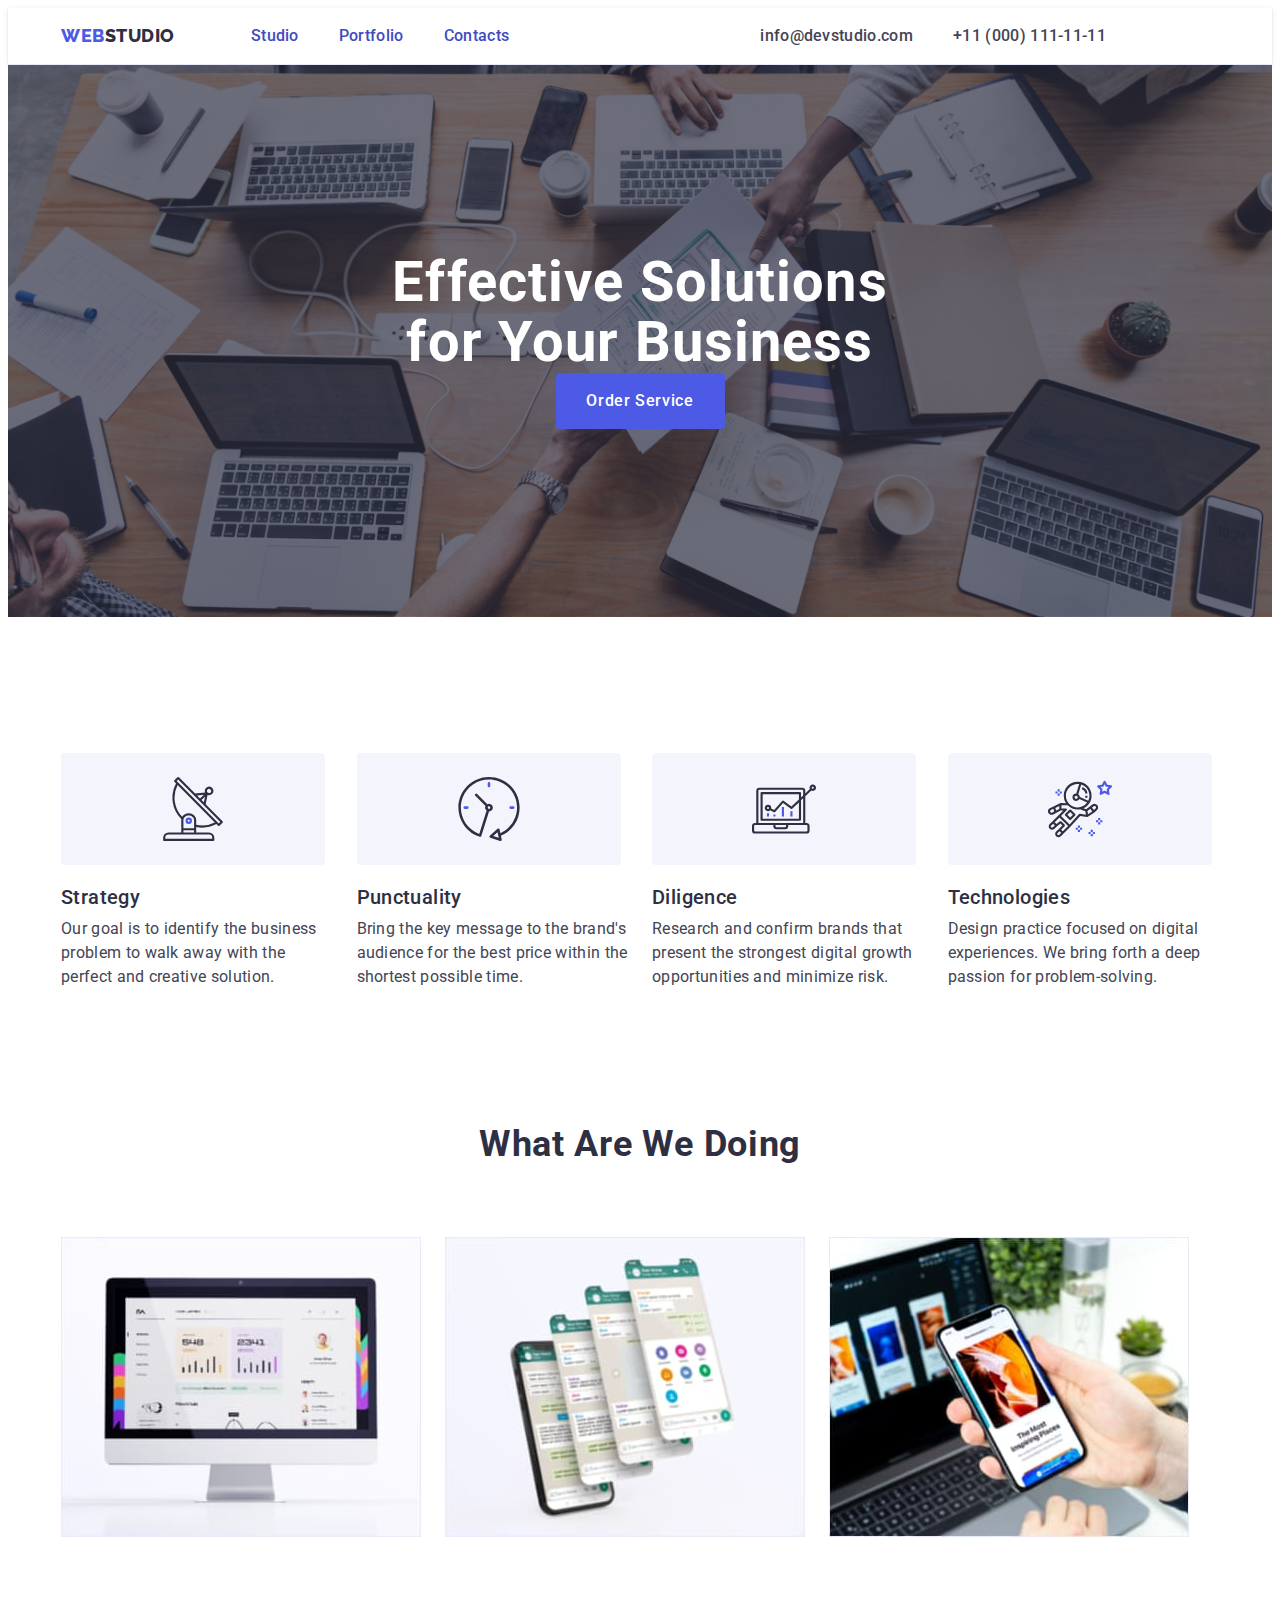
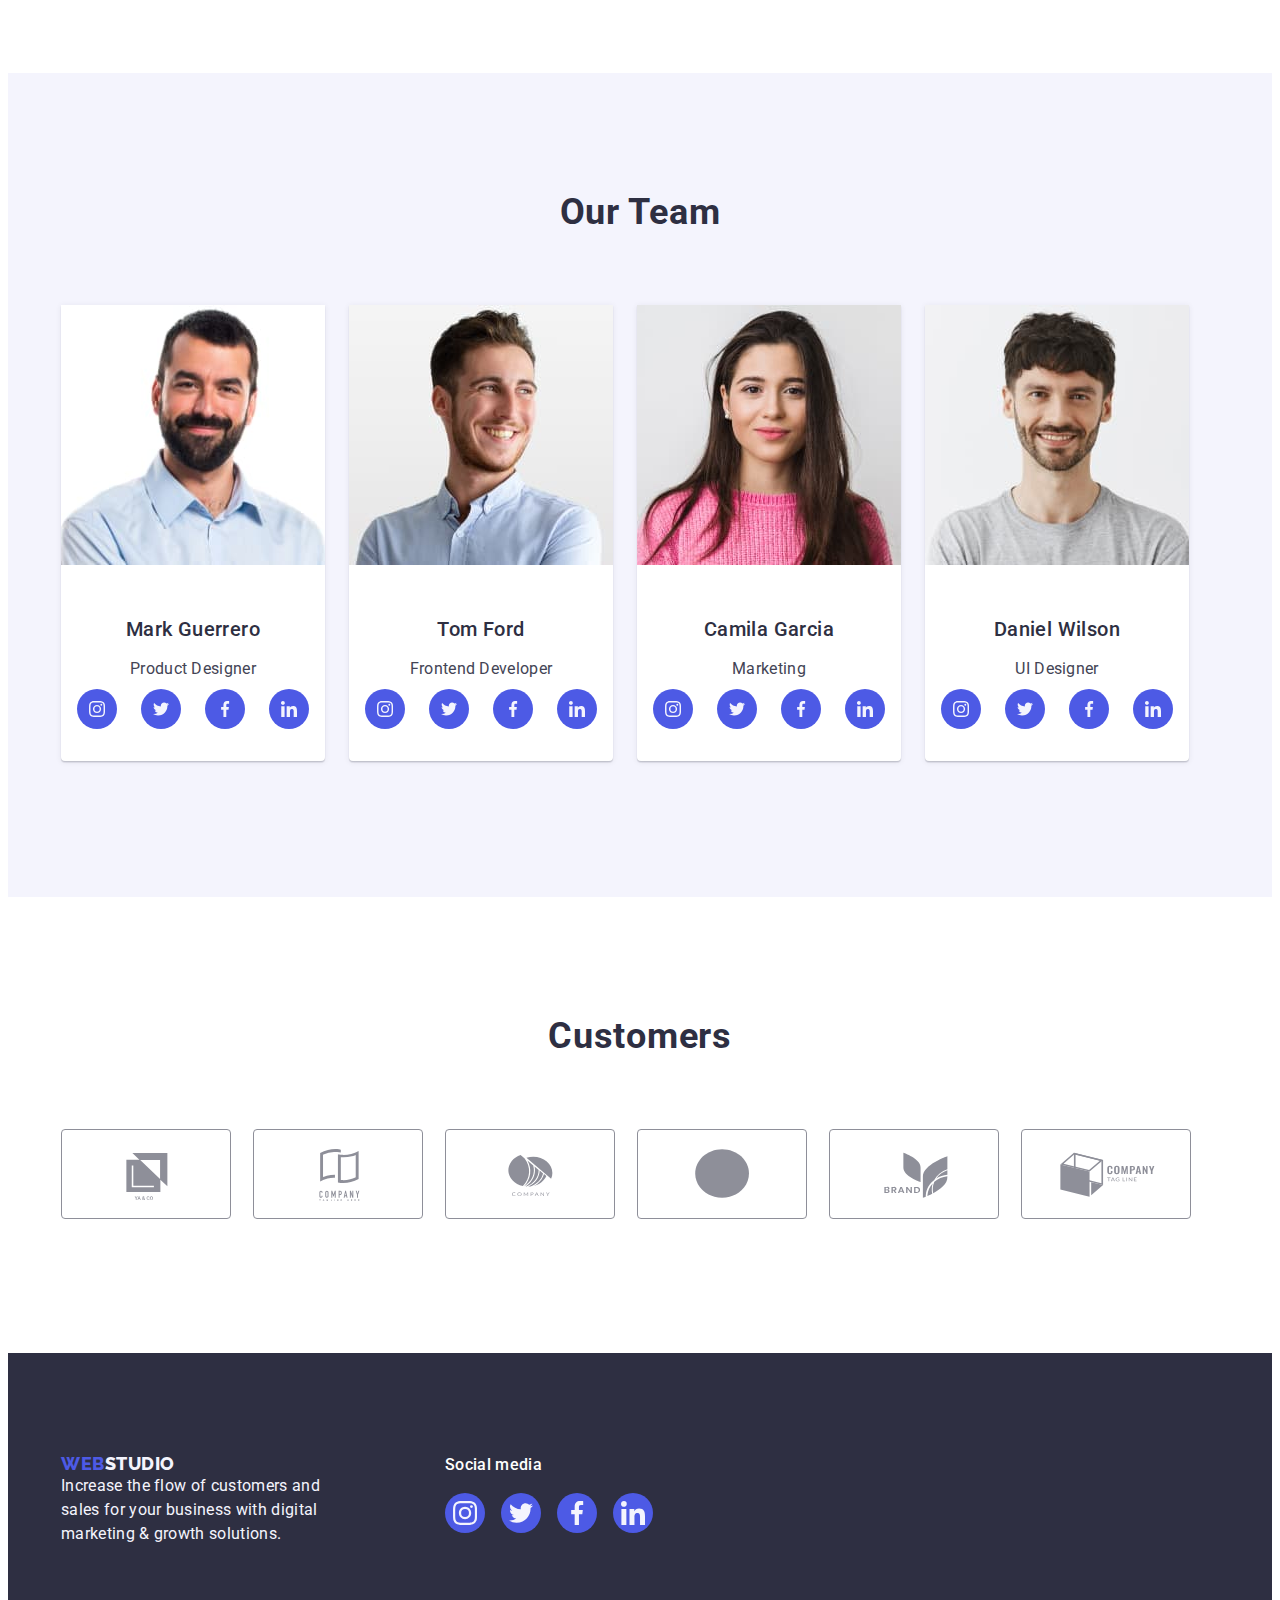
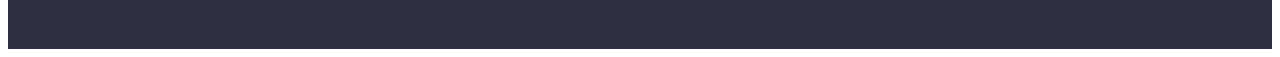
<file: index.html>
<!DOCTYPE html>
<html lang="en">
  <head>
    <meta charset="UTF-8" />
    <meta name="viewport" content="width=device-width, initial-scale=1.0" />
    <title>Studio</title>

    <link
      rel="stylesheet"
      href="https://cdnjs.cloudflare.com/ajax/libs/modern-normalize/2.0.0/modern-normalize.min.css"
      integrity="sha512-4xo8blKMVCiXpTaLzQSLSw3KFOVPWhm/TRtuPVc4WG6kUgjH6J03IBuG7JZPkcWMxJ5huwaBpOpnwYElP/m6wg=="
      crossorigin="anonymous"
      referrerpolicy="no-referrer"
    />
    <link rel="stylesheet" href="./css/styles.css" />
    <link rel="preconnect" href="https://fonts.googleapis.com" />
    <link rel="preconnect" href="https://fonts.gstatic.com" crossorigin />
    <link
      href="https://fonts.googleapis.com/css2?family=Raleway:wght@700&family=Roboto:wght@400;500;700;900&display=swap"
      rel="stylesheet"
    />
  </head>
  <body>
    <header class="header">
      <!-- Navigation -->
      <div class="header-div container">
        <nav class="nav">
          <a href="./index.html" class="logo-link link">
            Web<span class="logo-second-word">Studio</span></a
          >
          <ul class="list nav-menu">
            <li><a href="./index.html" class="nav-link link">Studio</a></li>
            <li>
              <a href="./portfolio.html" class="nav-link link">Portfolio</a>
            </li>
            <li><a href="" class="nav-link link">Contacts</a></li>
          </ul>
        </nav>
        <!-- Contact-Informations -->
        <address class="address list">
          <ul class="list address-list">
            <li>
              <a href="mailto:info@devstudio.com" class="phone-email link"
                >info@devstudio.com</a
              >
            </li>
            <li>
              <a href="tel:+110001111111" class="phone-email link"
                >+11 (000) 111-11-11</a
              >
            </li>
          </ul>
        </address>
      </div>
    </header>
    <main>
      <!-- Hero-Page / Section-1 -->
      <section class="hero-page">
        <div class="hero-div container">
          <h1 class="page-title">Effective Solutions for Your Business</h1>
          <button data-modal-open type="button" class="order-button">
            Order Service
          </button>
        </div>
      </section>
      <!-- Section-2 -->
      <section class="section-one">
        <!-- Hidden-h2-tag -->
        <div class="section-one-div container">
          <h2 class="visually-hidden">not visible</h2>
          <ul class="list section-one-list">
            <li class="section-one-list-child">
              <div class="section-one-icons">
                <svg width="64" height="64" class="section-one-svg">
                  <use href="./images/icons.svg#icon-antenna-1"></use>
                </svg>
              </div>
              <h3 class="feature-title">Strategy</h3>
              <p class="feature-content-section-two">
                Our goal is to identify the business problem to walk away with
                the perfect and creative solution.
              </p>
            </li>
            <li class="section-one-list-child">
              <div class="section-one-icons">
                <svg width="64" height="64" class="section-one-svg">
                  <use href="./images/icons.svg#icon-clock-1"></use>
                </svg>
              </div>
              <h3 class="feature-title">Punctuality</h3>
              <p class="feature-content-section-two">
                Bring the key message to the brand's audience for the best price
                within the shortest possible time.
              </p>
            </li>
            <li class="section-one-list-child">
              <div class="section-one-icons">
                <svg width="64" height="64" class="section-one-svg">
                  <use href="./images/icons.svg#icon-diagram-1"></use>
                </svg>
              </div>
              <h3 class="feature-title">Diligence</h3>
              <p class="feature-content-section-two">
                Research and confirm brands that present the strongest digital
                growth opportunities and minimize risk.
              </p>
            </li>
            <li class="section-one-list-child">
              <div class="section-one-icons">
                <svg width="64" height="64" class="section-one-svg">
                  <use href="./images/icons.svg#icon-astronaut-1"></use>
                </svg>
              </div>
              <h3 class="feature-title">Technologies</h3>
              <p class="feature-content-section-two">
                Design practice focused on digital experiences. We bring forth a
                deep passion for problem-solving.
              </p>
            </li>
          </ul>
        </div>
      </section>
      <!-- Section-3 -->
      <section class="section-two">
        <div class="section-two-div container">
          <h2 class="what-we-do-title">What are we doing</h2>
          <ul class="list section-two-list">
            <!-- test clasa -->
            <li class="section-two-list-list">
              <img
                class="section-two-images"
                src="./images/computer.jpg"
                alt="imagine monitor"
                width="360"
              />
            </li>
            <li class="section-two-list-list">
              <img
                class="section-two-images"
                src="./images/telefon1.jpg"
                alt="imagine telefon"
                width="360"
              />
            </li>
            <li class="section-two-list-list">
              <img
                class="section-two-images"
                src="./images/telefon2.jpg"
                alt="imagine telefon in mana"
                width="360"
              />
            </li>
          </ul>
        </div>
      </section>
      <!-- Section-4 -->
      <section class="section-three">
        <div class="section-three-div container">
          <h2 class="our-team">Our Team</h2>
          <ul class="list section-three-list">
            <!-- Angajat-1 -->
            <li class="list-employees">
              <img
                class="section-three-images"
                src="./images/angajat1.jpg"
                alt="poza angajat 1"
                width="264"
              />
              <div class="section-three-div-names">
                <h3 class="names">Mark Guerrero</h3>
                <p class="feature-content">Product Designer</p>
                <ul class="list section-three-ul-list-svg">
                  <li class="section-three-list-svg">
                    <a href="" class="section-three-link-svg">
                      <svg width="16" height="16" class="section-three-svg">
                        <use href="./images/icons.svg#icon-instagram-2"></use>
                      </svg>
                    </a>
                  </li>
                  <li class="section-three-list-svg">
                    <a href="" class="section-three-link-svg">
                      <svg width="16" height="16" class="section-three-svg">
                        <use href="./images/icons.svg#icon-twitter-1"></use>
                      </svg>
                    </a>
                  </li>
                  <li class="section-three-list-svg">
                    <a href="" class="section-three-link-svg">
                      <svg width="16" height="16" class="section-three-svg">
                        <use href="./images/icons.svg#icon-facebook-1"></use>
                      </svg>
                    </a>
                  </li>
                  <li class="section-three-list-svg">
                    <a href="" class="section-three-link-svg">
                      <svg width="16" height="16" class="section-three-svg">
                        <use href="./images/icons.svg#icon-linkedin-1"></use>
                      </svg>
                    </a>
                  </li>
                </ul>
              </div>
            </li>
            <!-- Angajat-2 -->
            <li class="list-employees">
              <img
                class="section-three-images"
                src="./images/angajat2.jpg"
                alt="poza angajat 2"
                width="264"
              />
              <div class="section-three-div-names">
                <h3 class="names">Tom Ford</h3>
                <p class="feature-content">Frontend Developer</p>
                <ul class="list section-three-ul-list-svg">
                  <li class="section-three-list-svg">
                    <a href="" class="section-three-link-svg">
                      <svg width="16" height="16" class="section-three-svg">
                        <use href="./images/icons.svg#icon-instagram-2"></use>
                      </svg>
                    </a>
                  </li>
                  <li class="section-three-list-svg">
                    <a href="" class="section-three-link-svg">
                      <svg width="16" height="16" class="section-three-svg">
                        <use href="./images/icons.svg#icon-twitter-1"></use>
                      </svg>
                    </a>
                  </li>
                  <li class="section-three-list-svg">
                    <a href="" class="section-three-link-svg">
                      <svg width="16" height="16" class="section-three-svg">
                        <use href="./images/icons.svg#icon-facebook-1"></use>
                      </svg>
                    </a>
                  </li>
                  <li class="section-three-list-svg">
                    <a href="" class="section-three-link-svg">
                      <svg width="16" height="16" class="section-three-svg">
                        <use href="./images/icons.svg#icon-linkedin-1"></use>
                      </svg>
                    </a>
                  </li>
                </ul>
              </div>
            </li>
            <!-- Angajat-3 -->
            <li class="list-employees">
              <img
                class="section-three-images"
                src="./images/angajat3.jpg"
                alt="poza angajat 3"
                width="264"
              />
              <div class="section-three-div-names">
                <h3 class="names">Camila Garcia</h3>
                <p class="feature-content">Marketing</p>
                <ul class="list section-three-ul-list-svg">
                  <li class="section-three-list-svg">
                    <a href="" class="section-three-link-svg">
                      <svg width="16" height="16" class="section-three-svg">
                        <use href="./images/icons.svg#icon-instagram-2"></use>
                      </svg>
                    </a>
                  </li>
                  <li class="section-three-list-svg">
                    <a href="" class="section-three-link-svg">
                      <svg width="16" height="16" class="section-three-svg">
                        <use href="./images/icons.svg#icon-twitter-1"></use>
                      </svg>
                    </a>
                  </li>
                  <li class="section-three-list-svg">
                    <a href="" class="section-three-link-svg">
                      <svg width="16" height="16" class="section-three-svg">
                        <use href="./images/icons.svg#icon-facebook-1"></use>
                      </svg>
                    </a>
                  </li>
                  <li class="section-three-list-svg">
                    <a href="" class="section-three-link-svg">
                      <svg width="16" height="16" class="section-three-svg">
                        <use href="./images/icons.svg#icon-linkedin-1"></use>
                      </svg>
                    </a>
                  </li>
                </ul>
              </div>
            </li>
            <!-- Angajat-4 -->
            <li class="list-employees">
              <img
                class="section-three-images"
                src="./images/angajat4.jpg"
                alt="poza angajat 4"
                width="264"
              />
              <div class="section-three-div-names">
                <h3 class="names">Daniel Wilson</h3>
                <p class="feature-content">UI Designer</p>
                <ul class="list section-three-ul-list-svg">
                  <li class="section-three-list-svg">
                    <a href="" class="section-three-link-svg">
                      <svg width="16" height="16" class="section-three-svg">
                        <use href="./images/icons.svg#icon-instagram-2"></use>
                      </svg>
                    </a>
                  </li>
                  <li class="section-three-list-svg">
                    <a href="" class="section-three-link-svg">
                      <svg width="16" height="16" class="section-three-svg">
                        <use href="./images/icons.svg#icon-twitter-1"></use>
                      </svg>
                    </a>
                  </li>
                  <li class="section-three-list-svg">
                    <a href="" class="section-three-link-svg">
                      <svg width="16" height="16" class="section-three-svg">
                        <use href="./images/icons.svg#icon-facebook-1"></use>
                      </svg>
                    </a>
                  </li>
                  <li class="section-three-list-svg">
                    <a href="" class="section-three-link-svg">
                      <svg width="16" height="16" class="section-three-svg">
                        <use href="./images/icons.svg#icon-linkedin-1"></use>
                      </svg>
                    </a>
                  </li>
                </ul>
              </div>
            </li>
          </ul>
        </div>
      </section>
      <!-- Section-5 -->
      <section class="section-five">
        <div class="container section-five-div">
          <h2 class="section-five-title">Customers</h2>
          <ul class="list section-five-ul-list">
            <li class="section-five-list">
              <a href="" class="section-five-link">
                <svg width="104" height="56" class="section-five-svg">
                  <use href="./images/icons.svg#icon-Logo"></use>
                </svg>
              </a>
            </li>
            <li class="section-five-list">
              <a href="" class="section-five-link">
                <svg width="104" height="56" class="section-five-svg">
                  <use href="./images/icons.svg#icon-Logo2"></use>
                </svg>
              </a>
            </li>
            <li class="section-five-list">
              <a href="" class="section-five-link">
                <svg width="104" height="56" class="section-five-svg">
                  <use href="./images/icons.svg#icon-Logo3"></use>
                </svg>
              </a>
            </li>
            <li class="section-five-list">
              <a href="" class="section-five-link">
                <svg width="104" height="56" class="section-five-svg">
                  <use href="./images/icons.svg#icon-Vector"></use>
                </svg>
              </a>
            </li>
            <li class="section-five-list">
              <a href="" class="section-five-link">
                <svg width="104" height="56" class="section-five-svg">
                  <use href="./images/icons.svg#icon-Logo4"></use>
                </svg>
              </a>
            </li>
            <li class="section-five-list">
              <a href="" class="section-five-link">
                <svg width="104" height="56" class="section-five-svg">
                  <use href="./images/icons.svg#icon-Logo5"></use>
                </svg>
              </a>
            </li>
          </ul>
        </div>
      </section>
    </main>
    <footer class="foooter-bg">
      <!-- Logo-Footer -->
      <div class="footer-div container">
        <div class="footer-div-logo">
          <a href="./index.html" class="logo-link link">
            Web<span class="logo-second-word-footer">Studio</span></a
          >
          <p class="footer-text">
            Increase the flow of customers and sales for your business with
            digital marketing & growth solutions.
          </p>
          <address></address>
        </div>
        <div class="social-media-div">
          <p class="social-media-text">Social media</p>
          <ul class="list footer-ul-list-svg">
            <li class="footer-list-svg">
              <a href="" class="footer-link-svg">
                <svg width="24" height="24" class="footer-svg">
                  <use href="./images/icons.svg#icon-instagram-2"></use>
                </svg>
              </a>
            </li>
            <li class="footer-list-svg">
              <a href="" class="footer-link-svg">
                <svg width="24" height="24" class="footer-svg">
                  <use href="./images/icons.svg#icon-twitter-1"></use>
                </svg>
              </a>
            </li>
            <li class="footer-list-svg">
              <a href="" class="footer-link-svg">
                <svg width="24" height="24" class="footer-svg">
                  <use href="./images/icons.svg#icon-facebook-1"></use>
                </svg>
              </a>
            </li>
            <li class="footer-list-svg">
              <a href="" class="footer-link-svg">
                <svg width="24" height="24" class="footer-svg">
                  <use href="./images/icons.svg#icon-linkedin-1"></use>
                </svg>
              </a>
            </li>
          </ul>
        </div>
      </div>
    </footer>
    <div data-modal class="modal-div is-hidden">
      <div class="modal-container">
        <button type="button" class="modal-button" data-modal-close>
          <svg width="8" height="8" class="modal-svg">
            <use href="./images/icons.svg#icon-linkedin-1"></use>
          </svg>
        </button>
      </div>
    </div>
    <script src="./js/modal.js"></script>
  </body>
</html>
</file>
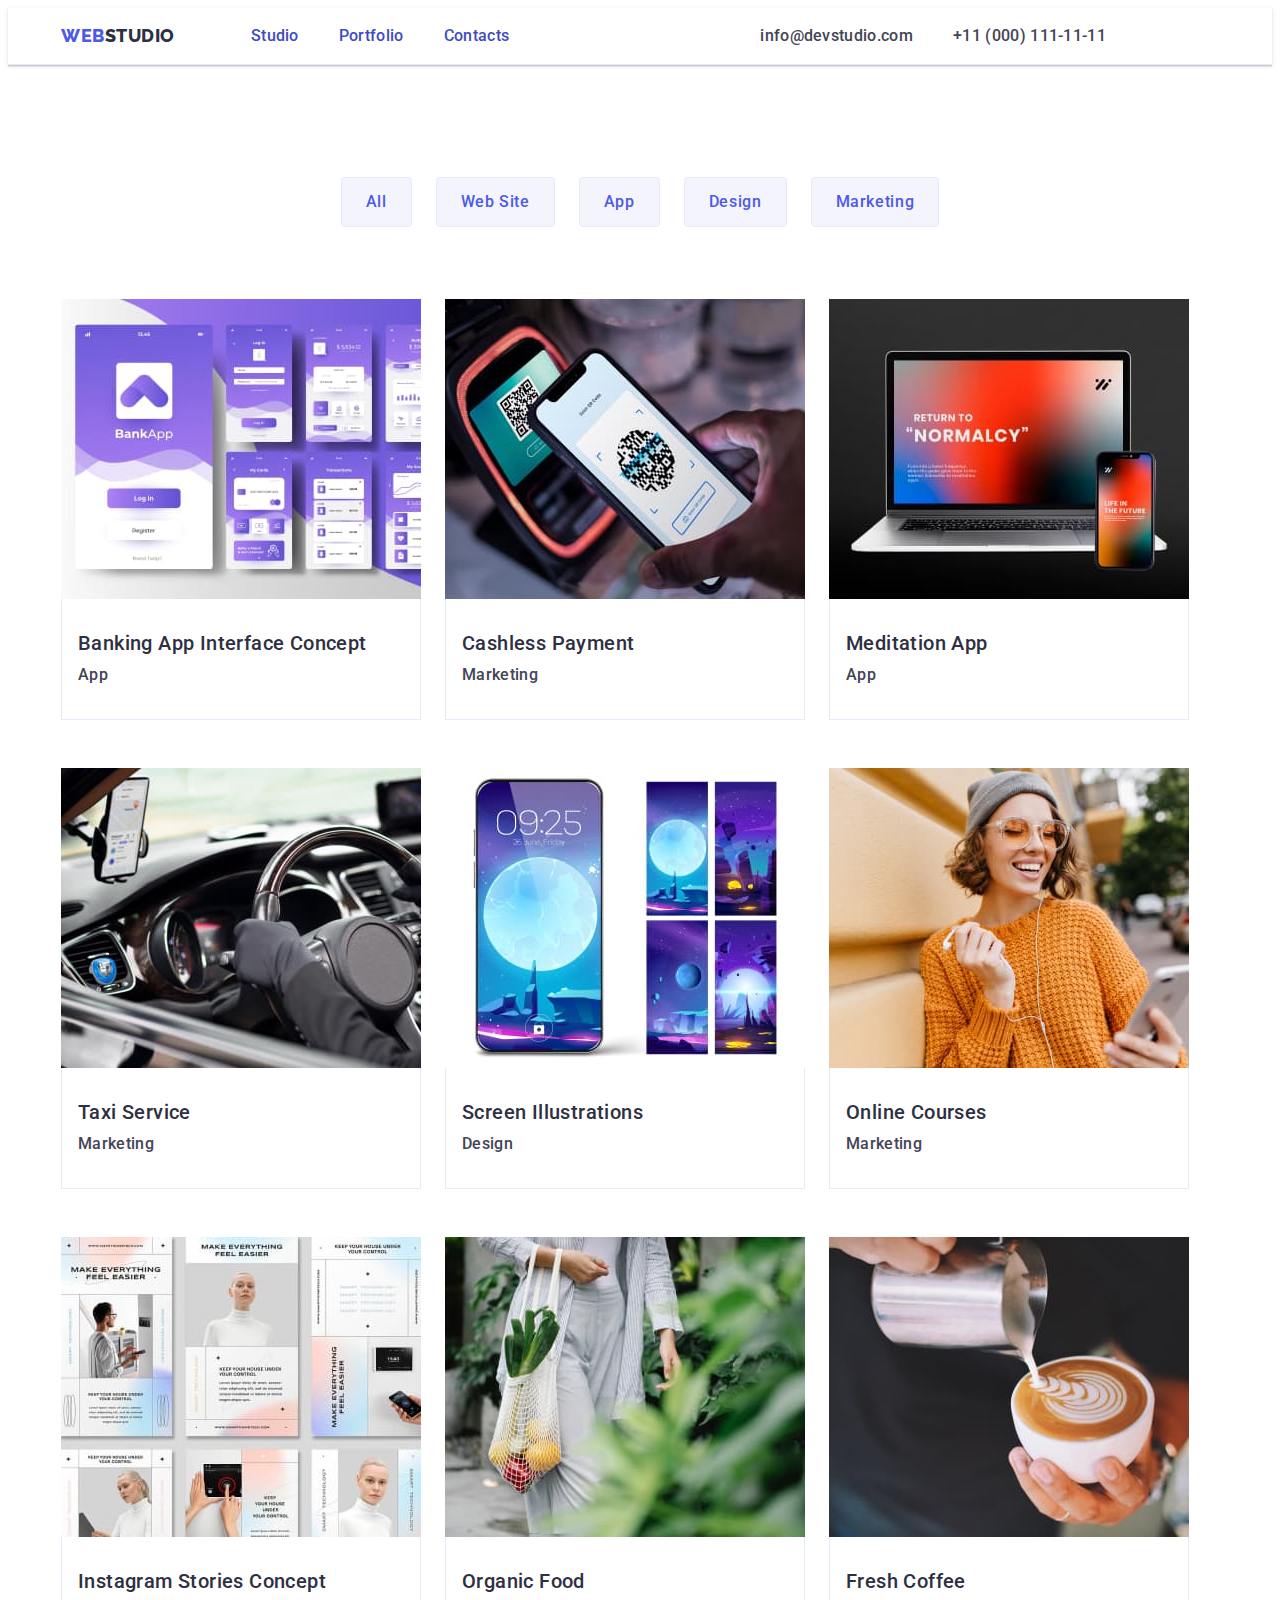
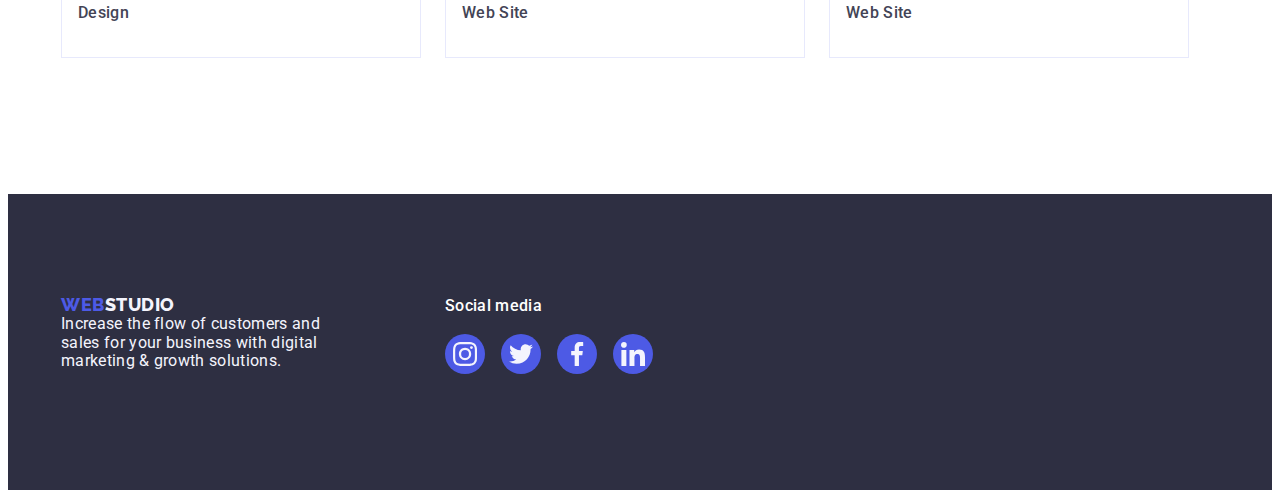
<file: portfolio.html>
<!DOCTYPE html>
<html lang="en">
  <head>
    <meta charset="UTF-8" />
    <meta name="viewport" content="width=device-width, initial-scale=1.0" />
    <title>Portofolio</title>

    <link
      rel="stylesheet"
      href="https://cdnjs.cloudflare.com/ajax/libs/modern-normalize/2.0.0/modern-normalize.min.css"
      integrity="sha512-4xo8blKMVCiXpTaLzQSLSw3KFOVPWhm/TRtuPVc4WG6kUgjH6J03IBuG7JZPkcWMxJ5huwaBpOpnwYElP/m6wg=="
      crossorigin="anonymous"
      referrerpolicy="no-referrer"
    />
    <link rel="stylesheet" href="./css/styles.css" />
    <link rel="preconnect" href="https://fonts.googleapis.com" />
    <link rel="preconnect" href="https://fonts.gstatic.com" crossorigin />
    <link
      href="https://fonts.googleapis.com/css2?family=Raleway:wght@700&family=Roboto:wght@400;500;700;900&display=swap"
      rel="stylesheet"
    />
  </head>
  <body>
    <header class="header">
      <!-- Navigation -->
      <div class="header-div container">
        <nav class="nav">
          <a href="./index.html" class="logo-link link">
            Web<span class="logo-second-word">Studio</span></a
          >
          <ul class="list nav-menu">
            <li><a href="./index.html" class="nav-link link">Studio</a></li>
            <li>
              <a href="./portfolio.html" class="nav-link link">Portfolio</a>
            </li>
            <li><a href="" class="nav-link link">Contacts</a></li>
          </ul>
        </nav>
        <!-- Contact-Informations -->
        <address class="address list">
          <ul class="list address-list">
            <li>
              <a href="mailto:info@devstudio.com" class="phone-email link"
                >info@devstudio.com</a
              >
            </li>
            <li>
              <a href="tel:+110001111111" class="phone-email link"
                >+11 (000) 111-11-11</a
              >
            </li>
          </ul>
        </address>
      </div>
    </header>
    <main>
      <!-- Filter-Section -->
      <section class="filter-section">
        <div class="portfolio-section-div container">
          <h1 class="visually-hidden">nu poate fi gol</h1>
          <ul class="list buttons-list">
            <li>
              <button type="button" class="button">All</button>
            </li>
            <li>
              <button type="button" class="button">Web Site</button>
            </li>
            <li>
              <button type="button" class="button">App</button>
            </li>
            <li>
              <button type="button" class="button">Design</button>
            </li>
            <li>
              <button type="button" class="button">Marketing</button>
            </li>
          </ul>
          <ul class="list portfolio-list">
            <li class="portfolio-list-list">
              <a href="" class="link portfolio-link">
                <div class="transition-portfolio-div">
                  <img
                    src="./images/bankapp.jpg"
                    alt="bank aplication"
                    width="360"
                  />
                  <p class="transition-portfolio-paragraf">
                    14 Stylish and User-Friendly App Design Concepts · Task
                    Manager App · Calorie Tracker App · Exotic Fruit Ecommerce
                    App · Cloud Storage App
                  </p>
                </div>
                <div class="portfolio-link-div">
                  <h2 class="projects-name">Banking App Interface Concept</h2>
                  <p class="projects-description">App</p>
                </div>
              </a>
            </li>
            <li class="portfolio-list-list">
              <a href="" class="link portfolio-link">
                <div class="transition-portfolio-div">
                  <img
                    src="./images/phoneapp.jpg"
                    alt="phone aplication"
                    width="360"
                  />
                  <p class="transition-portfolio-paragraf">
                    14 Stylish and User-Friendly App Design Concepts · Task
                    Manager App · Calorie Tracker App · Exotic Fruit Ecommerce
                    App · Cloud Storage App
                  </p>
                </div>
                <div class="portfolio-link-div">
                  <h2 class="projects-name">Cashless Payment</h2>
                  <p class="projects-description">Marketing</p>
                </div>
              </a>
            </li>
            <li class="portfolio-list-list">
              <a href="" class="link portfolio-link">
                <div class="transition-portfolio-div">
                  <img
                    src="./images/computerapp.jpg"
                    alt="computer aplication"
                    width="360"
                  />
                  <p class="transition-portfolio-paragraf">
                    14 Stylish and User-Friendly App Design Concepts · Task
                    Manager App · Calorie Tracker App · Exotic Fruit Ecommerce
                    App · Cloud Storage App
                  </p>
                </div>
                <div class="portfolio-link-div">
                  <h2 class="projects-name">Meditation App</h2>
                  <p class="projects-description">App</p>
                </div>
              </a>
            </li>
            <li class="portfolio-list-list">
              <a href="" class="link portfolio-link">
                <div class="transition-portfolio-div">
                  <img src="./images/car.jpg" alt="inide the car" width="360" />
                  <p class="transition-portfolio-paragraf">
                    14 Stylish and User-Friendly App Design Concepts · Task
                    Manager App · Calorie Tracker App · Exotic Fruit Ecommerce
                    App · Cloud Storage App
                  </p>
                </div>
                <div class="portfolio-link-div">
                  <h2 class="projects-name">Taxi Service</h2>
                  <p class="projects-description">Marketing</p>
                </div>
              </a>
            </li>
            <li class="portfolio-list-list">
              <a href="" class="link portfolio-link">
                <div class="transition-portfolio-div">
                  <img
                    src="./images/phone-interface.jpg"
                    alt="phone interface"
                    width="360"
                  />
                  <p class="transition-portfolio-paragraf">
                    14 Stylish and User-Friendly App Design Concepts · Task
                    Manager App · Calorie Tracker App · Exotic Fruit Ecommerce
                    App · Cloud Storage App
                  </p>
                </div>
                <div class="portfolio-link-div">
                  <h2 class="projects-name">Screen Illustrations</h2>
                  <p class="projects-description">Design</p>
                </div>
              </a>
            </li>
            <li class="portfolio-list-list">
              <a href="" class="link portfolio-link">
                <div class="transition-portfolio-div">
                  <img src="./images/person.jpg" alt="persoana" width="360" />
                  <p class="transition-portfolio-paragraf">
                    14 Stylish and User-Friendly App Design Concepts · Task
                    Manager App · Calorie Tracker App · Exotic Fruit Ecommerce
                    App · Cloud Storage App
                  </p>
                </div>
                <div class="portfolio-link-div">
                  <h2 class="projects-name">Online Courses</h2>
                  <p class="projects-description">Marketing</p>
                </div>
              </a>
            </li>
            <li class="portfolio-list-list">
              <a href="" class="link portfolio-link">
                <div class="transition-portfolio-div">
                  <img
                    src="./images/app-showcase.jpg"
                    alt="aplication interface"
                    width="360"
                  />
                  <p class="transition-portfolio-paragraf">
                    14 Stylish and User-Friendly App Design Concepts · Task
                    Manager App · Calorie Tracker App · Exotic Fruit Ecommerce
                    App · Cloud Storage App
                  </p>
                </div>
                <div class="portfolio-link-div">
                  <h2 class="projects-name">Instagram Stories Concept</h2>
                  <p class="projects-description">Design</p>
                </div>
              </a>
            </li>
            <li class="portfolio-list-list">
              <a href="" class="link portfolio-link">
                <div class="transition-portfolio-div">
                  <img
                    src="./images/groceries.jpg"
                    alt="groceries"
                    width="360"
                  />
                  <p class="transition-portfolio-paragraf">
                    14 Stylish and User-Friendly App Design Concepts · Task
                    Manager App · Calorie Tracker App · Exotic Fruit Ecommerce
                    App · Cloud Storage App
                  </p>
                </div>
                <div class="portfolio-link-div">
                  <h2 class="projects-name">Organic Food</h2>
                  <p class="projects-description">Web Site</p>
                </div>
              </a>
            </li>
            <li class="portfolio-list-list">
              <a href="" class="link portfolio-link">
                <div class="transition-portfolio-div">
                  <img src="./images/coffe.jpg" alt="coffe" width="360" />
                  <p class="transition-portfolio-paragraf">
                    14 Stylish and User-Friendly App Design Concepts · Task
                    Manager App · Calorie Tracker App · Exotic Fruit Ecommerce
                    App · Cloud Storage App
                  </p>
                </div>
                <div class="portfolio-link-div">
                  <h2 class="projects-name">Fresh Coffee</h2>
                  <p class="projects-description">Web Site</p>
                </div>
              </a>
            </li>
          </ul>
        </div>
      </section>
    </main>
    <footer class="foooter-bg">
      <!-- Logo-Footer -->
      <div class="footer-div container">
        <div class="footer-div-logo">
          <a href="./index.html" class="logo-link link">
            Web<span class="logo-second-word-footer">Studio</span></a
          >
          <p class="footer-text-portfolio">
            Increase the flow of customers and sales for your business with
            digital marketing & growth solutions.
          </p>
          <address></address>
        </div>
        <div class="social-media-div">
          <p class="social-media-text">Social media</p>
          <ul class="list footer-ul-list-svg">
            <li class="footer-list-svg">
              <a href="" class="footer-link-svg">
                <svg width="24" height="24" class="footer-svg">
                  <use href="./images/icons.svg#icon-instagram-2"></use>
                </svg>
              </a>
            </li>
            <li class="footer-list-svg">
              <a href="" class="footer-link-svg">
                <svg width="24" height="24" class="footer-svg">
                  <use href="./images/icons.svg#icon-twitter-1"></use>
                </svg>
              </a>
            </li>
            <li class="footer-list-svg">
              <a href="" class="footer-link-svg">
                <svg width="24" height="24" class="footer-svg">
                  <use href="./images/icons.svg#icon-facebook-1"></use>
                </svg>
              </a>
            </li>
            <li class="footer-list-svg">
              <a href="" class="footer-link-svg">
                <svg width="24" height="24" class="footer-svg">
                  <use href="./images/icons.svg#icon-linkedin-1"></use>
                </svg>
              </a>
            </li>
          </ul>
        </div>
      </div>
    </footer>
  </body>
</html>
</file>
<file: css/styles.css>
:root {
  --main-color-white: white;
  --text-color-navy: #2e2f42;
  --text-color-slate: #434455;
  --text-color-cloud: #f4f4fd;
  --text-color-logo: #4d5ae5;
  --background-color: #2e2f42;
  --button-hover-color: #404bbf;
  --logo-font-family: "Raleway", sans-serif;
  --text-font-family: "Roboto", sans-serif;
}

body {
  font-family: var(--text-font-family);
  background-color: var(--main-color-white);
  color: var(--text-color-slate);
}

ul {
  padding: 0;
}
p {
  margin: 0;
}

h2 {
  margin: 0;
}

/* button {
  margin: 0;
} */

.link {
  text-decoration: none;
  font-weight: 500;
  line-height: 1.5;
  letter-spacing: 0.02em;
  color: var(--list-color);
}

.link:hover {
  color: #404bbf;
}
.link:focus {
  color: #404bbf;
}

.list {
  list-style: none;
}

img {
  display: block;
}

.container {
  width: 1158px;
  margin: 0 auto;
  padding: 0 15px;
}

.header {
  border-bottom: 1px solid #e7e9fc;
  box-shadow: 0px 2px 1px rgba(46, 47, 66, 0.08),
    0px 1px 1px rgba(46, 47, 66, 0.16), 0px 1px 6px rgba(46, 47, 66, 0.08);
}

.header-div {
  display: flex;
  width: 1158px;
  margin: 0 auto;
  padding: 0 15px;
}

.nav {
  display: flex;
  align-items: center;
}

.nav-link {
  color: var(--text-color-navy);
  font-size: 16px;
  font-weight: 500;
  line-height: 150%;
  letter-spacing: 0.32px;
  padding: 24px 0;
  transition: color 250ms cubic-bezier(0.4, 0, 0.2, 1);
  position: relative;
  color: #404bbf;
}

.nav-link::after {
  position: absolute;
  content: "";
  left: 0;
  bottom: -1px;
  height: 4px;
  background-color: #404bbf;
  border-radius: 2px;
  transition: color 250ms cubic-bezier(0.4, 0, 0.2, 1);
}

.nav-link:hover .nav-link:focus {
  color: var(--button-hover-color);
}

.nav-menu {
  display: flex;
  gap: 40px;
}

.logo-link {
  color: var(--text-color-logo);
  font-family: var(--logo-font-family);
  font-size: 18px;
  font-weight: 800;
  line-height: 1.17;
  letter-spacing: 0.54px;
  text-transform: uppercase;
  margin-right: 76px;
  display: inline-block;
  /* Modificat din tema 3 */
  /* margin-bottom: 16px; */
}

.logo-second-word {
  color: var(--text-color-navy);
}

.address {
  color: var(--text-color-slate);
  font-size: 16px;
  font-style: normal;
  line-height: 150%;
  letter-spacing: 0.32px;
}

.address-list {
  display: flex;
  gap: 40px;
  /* adaugat in tema 4 */
  padding-left: 251px;
}

.address:hover .address:focus {
  color: var(--text-color-cloud);
}

.hero-page {
  background-color: var(--text-color-navy);
  padding: 188px 0;
  background-image: linear-gradient(
      rgba(46, 47, 66, 0.7),
      rgba(46, 47, 66, 0.7)
    ),
    url(../images/background-hero.jpg);
  max-width: 1440px;
  background-repeat: no-repeat;
  background-position: center;
  background-size: cover;
}

.page-title {
  color: var(--main-color-white);
  text-align: center;
  font-size: 56px;
  font-weight: 700;
  line-height: 107.143%;
  letter-spacing: 1.12px;
  max-width: 496px;
  /* adaugat in tema 4 */
  margin: auto;
}

.order-button {
  background-color: #4d5ae5;
  font-family: "Roboto", sans-serif;
  font-weight: 500;
  font-size: 16px;
  line-height: 1.5;
  letter-spacing: 0.04em;
  color: #ffffff;
  cursor: pointer;
  display: block;
  min-width: 169px;
  height: 56px;
  border: none;
  border-radius: 4px;
  /* adaugat in tema 4 */
  margin: auto;
  transition: background-color 250ms cubic-bezier(0.4, 0, 0.2, 1);
}

.order-button:hover {
  background-color: #404bbf;
}
.order-button:focus {
  background-color: #404bbf;
}

.button {
  font-family: "Roboto", sans-serif;
  font-weight: 500;
  font-size: 16px;
  line-height: 1.5;
  letter-spacing: 0.04em;
  color: #4d5ae5;
  background-color: #f4f4fd;

  cursor: pointer;
  padding: 12px 24px;
  border: 1px solid #e7e9fc;
  border-radius: 4px;
  transition: color 250ms cubic-bezier(0.4, 0, 0.2, 1),
    background-color 250ms cubic-bezier(0.4, 0, 0.2, 1),
    border-color 250ms cubic-bezier(0.4, 0, 0.2, 1),
    box-shadow 250ms cubic-bezier(0.4, 0, 0.2, 1);
}

.button:hover {
  background-color: #404bbf;
  color: #ffffffff;
  border: 1px solid transparent;
  box-shadow: 0px 3px 1px rgba(0, 0, 0, 0.1), 0px 2px 1px rgba(0, 0, 0, 0.08),
    0px 2px 2px rgba(0, 0, 0, 0.12);
}
.button:focus {
  background-color: #404bbf;
  color: #ffffffff;
  border: 1px solid transparent;
  box-shadow: 0px 3px 1px rgba(0, 0, 0, 0.1), 0px 2px 1px rgba(0, 0, 0, 0.08),
    0px 2px 2px rgba(0, 0, 0, 0.12);
}

.portfolio-list {
  display: flex;
  flex-wrap: wrap;
  column-gap: 24px;
  row-gap: 48px;
}

.portfolio-link {
  width: calc((100%-48px) / 3);
  display: block;
  transition: box-shadow 250ms cubic-bezier(0.4, 0, 0.2, 1);
}

.portfolio-link:hover {
  box-shadow: 0px 1px 6px rgba(46, 47, 66, 0.08),
    0px 1px 1px rgba(46, 47, 66, 0.16), 0px 2px 1px rgba(46, 47, 66, 0.08);
}

.portfolio-link:focus {
  box-shadow: 0px 1px 6px rgba(46, 47, 66, 0.08),
    0px 1px 1px rgba(46, 47, 66, 0.16), 0px 2px 1px rgba(46, 47, 66, 0.08);
}

.portfolio-link:hover .transition-portfolio-paragraf {
  transform: translateY(0%);
}

.portfolio-link:focus .transition-portfolio-paragraf {
  transform: translateY(0%);
}

.transition-portfolio-div {
  position: relative;
  overflow: hidden;
}

.transition-portfolio-paragraf {
  position: absolute;
  top: 0;
  font-size: 16px;
  line-height: 1.5;
  letter-spacing: 0.02em;
  color: var(--text-color-cloud);
  padding: 40px 32px;
  background-color: #4d5ae5;
  height: 100%;
  width: 100%;
  transform: translateY(100%);
  transition: transform 250ms cubic-bezier(0.4, 0, 0.2, 1);
}

.portfolio-link-div {
  padding: 32px 16px;
  border: 1px solid #e7e9fc;
  border-top: none;
}

.section-one-icons {
  display: flex;
  justify-content: center;
  align-items: center;
  width: 264px;
  height: 112px;
  border-radius: 4px;
  background: #f4f4fd;
  margin-bottom: 8px;
}

.section-one-svg {
  width: 64px;
  height: 64px;
}

.section-one {
  padding: 120px 0;
}

.visually-hidden {
  position: absolute;
  width: 1px;
  height: 1px;
  margin: -1px;
  border: 0;
  padding: 0;

  white-space: nowrap;
  clip-path: inset(100%);
  clip: rect(0 0 0 0);
  overflow: hidden;
}

/* .section-one-div {
} */

.section-one-list {
  display: flex;
  gap: 24px;
}

.section-one-list-child {
  width: 100%;
  min-width: 264px;
}

.feature-title {
  font-size: 20px;
  font-weight: 500;
  line-height: 120%;
  letter-spacing: 0.4px;
  color: var(--text-color-navy);
  margin-bottom: 8px;
}

.feature-content-section-two {
  font-size: 16px;
  line-height: 150%;
  letter-spacing: 0.32px;
  color: var(--text-color-slate);
}

.feature-content {
  font-size: 16px;
  line-height: 150%;
  letter-spacing: 0.32px;
  color: var(--text-color-slate);
  text-align: center;
}

.section-two {
  padding-bottom: 120px;
}

.what-we-do-title {
  font-size: 36px;
  font-weight: 700;
  line-height: 111.111%;
  letter-spacing: 0.72px;
  text-align: center;
  text-transform: capitalize;
  color: var(--text-color-navy);
  margin-bottom: 72px;
}

.section-two-list {
  display: flex;
  gap: 24px;
}

.section-two-images {
  min-width: 264;
}

.section-three {
  background-color: var(--text-color-cloud);
  padding: 120px 0;
}

.our-team {
  font-size: 36px;
  font-weight: 700;
  line-height: 111.111%;
  letter-spacing: 0.72px;
  text-align: center;
  text-transform: capitalize;
  color: var(--text-color-navy);
  margin-bottom: 72px;
}

.section-three-list {
  display: flex;
  gap: 24px;
}

/* .section-three-images {
  width: calc((100%-72px) / 4);
  border-radius: 0px 0px 4px 4px;
} */

.section-three-div-names {
  padding: 32px 0;
  display: flex;
  width: 264px;
  flex-direction: column;
  justify-content: center;
  align-items: center;
  gap: 8px;
}

.names {
  font-size: 20px;
  font-weight: 500;
  line-height: 120%;
  letter-spacing: 0.4px;
  color: var(--text-color-navy);
  text-align: center;
  margin-bottom: 8px;
}

.specialization {
  font-size: 16px;
  line-height: 1.5;
  letter-spacing: 0.02em;
  color: var(--text-color-slate);
  text-align: center;
}

.section-three-ul-list-svg {
  display: flex;
  justify-content: center;
  gap: 24px;
}

.section-three-list-svg {
  width: 40px;
  height: 40px;
}

.section-three-link-svg {
  height: 100%;
  width: 100%;
  background-color: #4d5ae5;
  border-radius: 50%;
  display: flex;
  align-items: center;
  justify-content: center;
  transition: background-color 250ms cubic-bezier(0.4, 0, 0.2, 1);
}

.section-three-link-svg:hover {
  background-color: #404bbf;
}

.section-three-link-svg:focus {
  background-color: #404bbf;
}

.section-three-svg {
  fill: #f4f4fd;
  width: 16px;
  height: 16px;
}

.list-employees {
  background-color: var(--main-color-white);
  width: calc((100%-72px) / 4);
  border-radius: 0px 0px 4px 4px;
  box-shadow: 0px 2px 1px 0px rgba(46, 47, 66, 0.08),
    0px 1px 1px 0px rgba(46, 47, 66, 0.16),
    0px 1px 6px 0px rgba(46, 47, 66, 0.08);
}

.section-five {
  padding-top: 120px;
  padding-bottom: 120px;
}

.section-five-title {
  color: #2e2f42;
  text-align: center;

  margin-bottom: 72px;
  font-family: var(--text-font-family);
  font-size: 36px;
  font-style: normal;
  font-weight: 700;
  line-height: 111.111%;
  letter-spacing: 0.72px;
  text-transform: capitalize;
}

.section-five-ul-list {
  display: flex;
  gap: 24px;
}

.section-five-list {
  width: 168px;
  height: 88px;
}

.section-five-link {
  width: 100%;
  height: 100%;
  border-radius: 4px;
  border: 1px solid #8e8f99;
  display: flex;
  align-items: center;
  justify-content: center;
  color: #8e8f99;
  transition: border-color 250ms cubic-bezier(0.4, 0, 0.2, 1),
    color 250ms cubic-bezier(0.4, 0, 0.2, 1);
}

.section-five-link:hover {
  border-color: #404bbf;
  color: #404bbf;
}

.section-five-link:focus {
  border-color: #404bbf;
  color: #404bbf;
}

.section-five-svg {
  width: 104px;
  height: 56px;
  fill: currentColor;
}

.foooter-bg {
  background-color: var(--background-color);
  padding: 100px 0;
}

.footer-div {
  display: flex;
  align-items: baseline;
}

.footer-div-logo {
  margin-right: 120px;
}
.footer-text {
  font-size: 16px;
  line-height: 1.5;
  letter-spacing: 0.32px;
  color: var(--text-color-cloud);
  max-width: 264px;
}

.social-media-text {
  margin-bottom: 16px;
  font-family: Roboto;
  font-size: 16px;
  font-style: normal;
  font-weight: 500;
  line-height: 1.5;
  letter-spacing: 0.02em;
  color: #ffffffff;
}

.footer-ul-list-svg {
  display: flex;
  justify-content: center;
  gap: 16px;
}

.footer-list-svg {
  width: 40px;
  height: 40px;
}

.footer-link-svg {
  width: 100%;
  height: 100%;
  background-color: #4d5ae5;
  border-radius: 50%;
  display: flex;
  align-items: center;
  justify-content: center;
  transition: background-color 250ms cubic-bezier(0.4, 0, 0.2, 1);
}

.footer-link-svg:hover {
  background-color: #31d0aa;
}

.footer-link-svg:focus {
  background-color: #31d0aa;
}

.footer-svg {
  fill: #f4f4fd;
  width: 24px;
  height: 24px;
}

.footer-text-portfolio {
  font-size: 16px;
  line-height: 1.17;
  letter-spacing: 0.32px;
  color: var(--text-color-cloud);
  max-width: 264px;
}

.logo-second-word-footer {
  color: var(--text-color-cloud);
}

.filter-section {
  padding-top: 96px;
  padding-bottom: 120px;
}

.buttons-list {
  display: flex;
  justify-content: center;
  gap: 24px;
  margin-bottom: 72px;
}

.button-filter {
  font-family: var(--text-font-family);
  color: #4d5ae5;
  font-size: 16px;
  font-weight: 500;
  line-height: 150%;
  letter-spacing: 0.64px;
  background-color: var(--text-color-cloud);
  cursor: pointer;
}

.button-filter:hover .button-filter:focus {
  color: #ffffffff;
  background-color: #404bbf;
}

.projects-name {
  color: var(--text-color-navy);
  font-weight: 500;
  font-size: 20px;
  line-height: 1.2;
  letter-spacing: 0.02em;
  margin-bottom: 8px;
}

.projects-description {
  color: var(--text-color-slate);
  font-size: 16px;
  line-height: 1.5;
  letter-spacing: 0.02em;
}

.phone-email {
  color: var(--text-color-slate);
  line-height: 1.5;
  letter-spacing: 0.02em;
  transition: color 250ms cubic-bezier(0.4, 0, 0.2, 1);
}

.phone-email:hover .phone-email:focus {
  background-color: var(--button-hover-color);
}

.modal-div {
  position: fixed;
  top: 0;
  left: 0;
  width: 100%;
  height: 100%;
  background-color: rgba(46, 47, 66, 0.4);
  transition: opacity 250ms cubic-bezier(0.4, 0, 0.2, 1),
    visibility 250ms cubic-bezier(0.4, 0, 0.2, 1);
}

.is-hidden {
  opacity: 0;
  visibility: hidden;
  pointer-events: none;
}

.modal-container {
  position: absolute;
  top: 50%;
  left: 50%;
  transform: translate(-50%, -50%) scale(1);
  width: 408px;
  min-height: 584px;
  background: #fcfcfc;
  border-radius: 4px;
  transition: transform 250ms cubic-bezier(0.4, 0, 0.2, 1);
  box-shadow: 0px 2px 1px 0px rgba(0, 0, 0, 0.2),
    0px 1px 3px 0px rgba(0, 0, 0, 0.12), 0px 1px 1px 0px rgba(0, 0, 0, 0.14);
}

.modal-button {
  border: 1px solid rgba(0, 0, 0, 0.1);
  position: absolute;
  top: 24px;
  right: 24px;
  width: 24px;
  height: 24px;
  border-radius: 50%;
  display: flex;
  align-items: center;
  justify-content: center;
  background-color: #e7e9fc;
  padding: 0;
  cursor: pointer;
  transition: background-color 250ms cubic-bezier(0.4, 0, 0.2, 1),
    border 250ms cubic-bezier(0.4, 0, 0.2, 1);
}

.modal-button:hover {
  background-color: #404bbf;
  border: none;
  fill: #ffffff;
}

.modal-button:focus {
  background-color: #404bbf;
  border: none;
  fill: #ffffff;
}

.modal-svg {
  transition: fill 250ms cubic-bezier(0.4, 0, 0.2, 1);
}

/* .modal-svg:hover {
  fill: #ffffff;
}

.modal-svg:focus {
  fill: #ffffff;
} */
</file>
